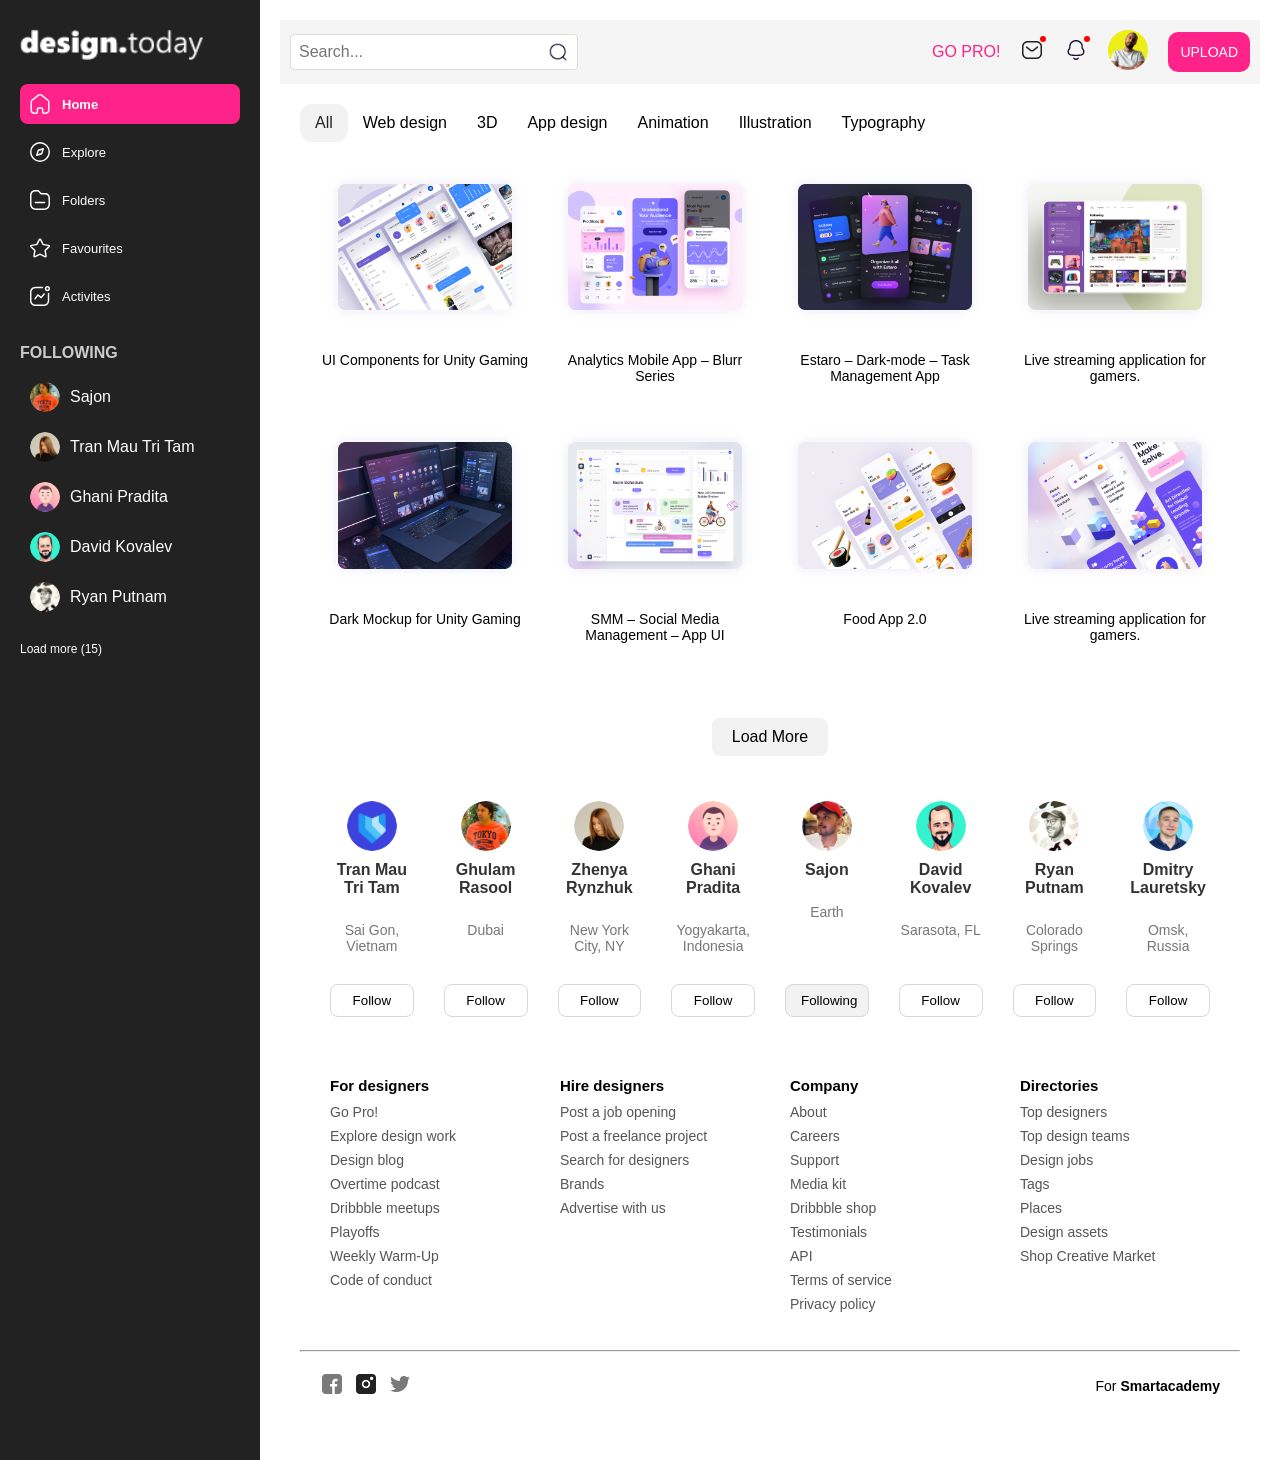
<file: index.html>
<!DOCTYPE html>
<html lang="ka">
<head>
    <meta charset="UTF-8">
    <meta name="viewport" content="width=device-width, initial-scale=1.0">
    <meta name="description" content="შუალედური დავალება">
    <meta http-equiv="X-UA-Compatible" content="IE=edge">
    <title>შუალედური დავალება</title>
    <link rel="stylesheet" href="css/style.css">
</head>
<body>  
    <div class="main-container">
        <div class="left-block">
            <div class="left-menu-header">
                <a href="index.html"><img src="img/logo.png"></a>
            </div>
            <div class="left-menu-navbar">
                <ul>
                    <li class="main active"><img src="img/home.svg"><a href="index.html">Home</a></li>
                    <li class="explore"><img src="img/Explore.svg"><a href="index.html">Explore</a></li>
                    <li class="folders"><img src="img/folders.svg"><a href="index.html">Folders</a></li>
                    <li class="favourites"><img src="img/favourite.svg"><a href="index.html">Favourites</a></li>
                    <li class="activites"><img src="img/activites.svg"><a href="index.html">Activites</a></li>
                </ul>
            </div>
            <div class="left-menu-following">
                <h2>FOLLOWING</h2>
                <ul>
                    <li><img src="img/2.png"><a href="">Sajon</a></li>
                    <li><img src="img/3.png"><a href="">Tran Mau Tri Tam</a></li>
                    <li><img src="img/4.png"><a href="">Ghani Pradita</a></li>
                    <li><img src="img/6.png"><a href="">David Kovalev</a></li>
                    <li><img src="img/7.png"><a href="">Ryan Putnam</a></li>
                </ul>
                <p>Load more (15)</p>
            </div>
        </div>
        <div class="right-block">
            <div class="header">
                <div class="search">
                    <input type="search" placeholder="Search..." class="seachicon">
                    <img src="img/search.png" alt="Search Icon" class="search-icon">
                </div>

                <div class="userline">
                    <a href="" class="gopro">GO PRO!</a>
                    <a href=""><img src="img/mail.png" alt="Mail"><i class="maildot"></i></a>
                    <a href=""><img src="img/ring.png" alt="Notification"><i class="notificationdot"></i></a>
                    <a href="profile.html" class="avatar"><img src="img/Group .png" alt="Group Icon"></a>
                    <a href="" class="uploadbtn">UPLOAD</a>
                </div>
            </div>
            <div class="content">
                <div class="content-menu">
                    <ul>
                        <li class="submenu-active">All</li>
                        <li>Web design</li>
                        <li>3D</li>
                        <li>App design</li>
                        <li>Animation</li>
                        <li>Illustration</li>
                        <li>Typography</li>
                    </ul>
                </div>
                <div class="content-body">
                    <div class="item">
                        <img src="img/11.png">
                        <p>UI Components for Unity Gaming</p>
                    </div>
                    <div class="item">
                        <img src="img/22.png">
                        <p>Analytics Mobile App – Blurr Series</p>
                    </div>
                    <div class="item">
                        <img src="img/33.png">
                        <p>Estaro – Dark-mode – Task Management App</p>
                    </div>
                    <div class="item">
                        <img src="img/44.png">
                        <p>Live streaming application for gamers.</p>
                    </div>
                    <div class="item">
                        <img src="img/55.png">
                        <p>Dark Mockup for Unity Gaming</p>
                    </div>
                    <div class="item">
                        <img src="img/66.png">
                        <p>SMM – Social Media Management – App UI</p>
                    </div>
                    <div class="item">
                        <img src="img/77.png">
                        <p>Food App 2.0</p>
                    </div>
                    <div class="item">
                        <img src="img/88.png">
                        <p>Live streaming application for gamers.</p>
                    </div>
                </div>
                <div class="load-more">
                    <button>Load More</button>
                </div>

            <div class="members">
                <div class="followingitem">
                    <img src="img/1.png">
                    <a>Tran Mau Tri Tam</a>
                    <p>Sai Gon, Vietnam</p>
                    <button>Follow</button>
                </div>
                <div class="followingitem">
                    <img src="img/2.png">
                    <a>Ghulam Rasool</a>
                    <p>Dubai</p>
                    <button>Follow</button>
                </div>
                <div class="followingitem">
                    <img src="img/3.png">
                    <a>Zhenya Rynzhuk</a>
                    <p>New York City, NY</p>
                    <button>Follow</button>
                </div>
                <div class="followingitem">
                    <img src="img/4.png">
                    <a>Ghani Pradita</a>
                    <p>Yogyakarta, Indonesia</p>
                    <button>Follow</button>
                </div>
                <div class="followingitem">
                    <img src="img/5.png">
                    <a>Sajon</a>
                    <p>Earth</p>
                    <button class="activefollowing">Following</button>
                </div>
                <div class="followingitem">
                    <img src="img/6.png">
                    <a>David Kovalev</a>
                    <p>Sarasota, FL</p>
                    <button>Follow</button>
                </div>
                <div class="followingitem">
                    <img src="img/7.png">
                    <a>Ryan Putnam</a>
                    <p>Colorado Springs</p>
                    <button>Follow</button>
                </div>
                <div class="followingitem">
                    <img src="img/8.png">
                    <a>Dmitry Lauretsky</a>
                    <p>Omsk, Russia</p>
                    <button>Follow</button>
                </div>
            </div>
            <div class="footer">
                <div class="block1">
                    <h2>For designers</h2>
                    <ul>
                        <li>Go Pro!</li> 
                        <li>Explore design work </li>
                        <li>Design blog</li> 
                        <li>Overtime podcast</li> 
                        <li>Dribbble meetups</li> 
                        <li>Playoffs</li> 
                        <li>Weekly Warm-Up</li> 
                        <li>Code of conduct</li>
                    </ul>
                </div>
                <div class="block2">
                    <h2>Hire designers</h2>
                    <ul>
                        <li>Post a job opening</li>
                        <li> Post a freelance project</li>
                        <li> Search for designers</li> 
                        <li>Brands</li>
                        <li>Advertise with us</li>
                    </ul>
                </div>
                <div class="block3">
                    <h2>Company</h2>
                    <ul>
                        <li>About</li>
                        <li>Careers</li>
                        <li>Support </li>
                        <li>Media kit</li>
                        <li>Dribbble shop</li>
                        <li>Testimonials</li> 
                        <li>API</li>
                        <li>Terms of service</li>
                        <li>Privacy policy</li>
                    </ul>
                </div>
                <div class="block4">
                    <h2>Directories</h2>
                    <ul>
                        <li>Top designers </li>
                        <li>Top design teams</li>
                        <li>Design jobs</li>
                        <li>Tags</li>
                        <li>Places</li>
                        <li>Design assets</li>
                        <li>Shop Creative Market</li>                     
                    </ul>
                </div>
            </div>
            <hr />
            <div class="copyright">
                <div class="socialmedia">
                    <a href=""><img src="img/f.png"></a>
                    <a href=""><img src="img/i.png"></a>
                    <a href=""><img src="img/s.png"></a>
                </div>
                <div class="createby">
                    <a href="">For <b>Smartacademy</b></a>
                </div>
            </div>
        </div>
    </div>
</body>
</html>
</file>
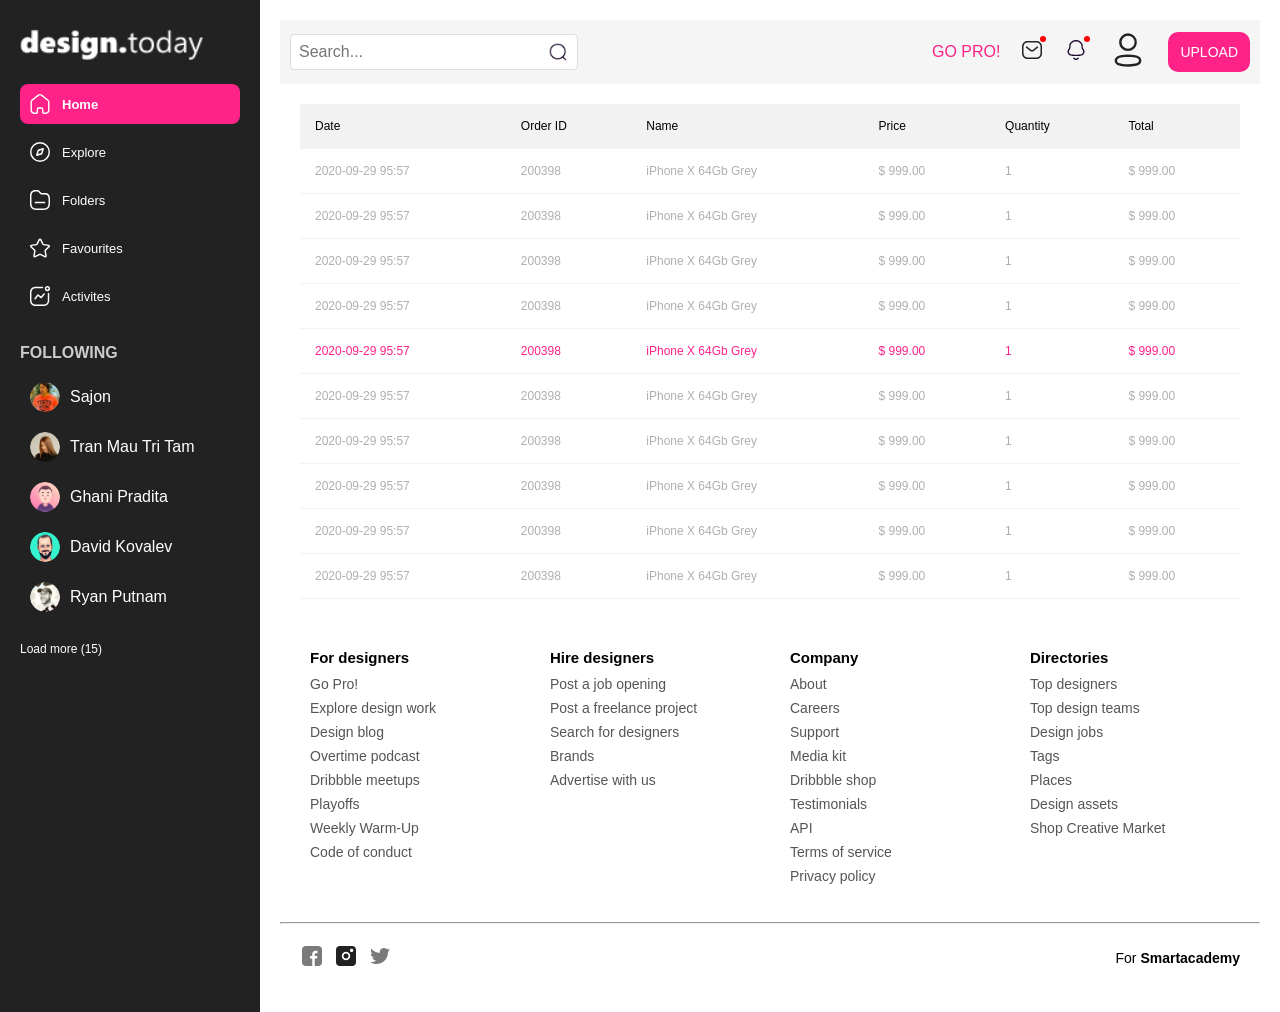
<file: profile.html>
<!DOCTYPE html>
<html lang="ka">
<head>
    <meta charset="UTF-8">
    <meta name="viewport" content="width=device-width, initial-scale=1.0">
    <meta name="description" content="შუალედური დავალება">
    <meta http-equiv="X-UA-Compatible" content="IE=edge">
    <title>შუალედური დავალება</title>
    <link rel="stylesheet" href="css/style.css">
</head>
<body>  
    <div class="main-container">
        <div class="left-block">
            <div class="left-menu-header">
                <a href="index.html"><img src="img/logo.png"></a>
            </div>
            <div class="left-menu-navbar">
                <ul>
                    <li class="main active"><img src="img/home.svg"><a href="index.html">Home</a></li>
                    <li class="explore"><img src="img/Explore.svg"><a href="index.html">Explore</a></li>
                    <li class="folders"><img src="img/folders.svg"><a href="index.html">Folders</a></li>
                    <li class="favourites"><img src="img/favourite.svg"><a href="index.html">Favourites</a></li>
                    <li class="activites"><img src="img/activites.svg"><a href="index.html">Activites</a></li>
                </ul>
            </div>
            <div class="left-menu-following">
                <h2>FOLLOWING</h2>
                <ul>
                    <li><img src="img/2.png"><a href="">Sajon</a></li>
                    <li><img src="img/3.png"><a href="">Tran Mau Tri Tam</a></li>
                    <li><img src="img/4.png"><a href="">Ghani Pradita</a></li>
                    <li><img src="img/6.png"><a href="">David Kovalev</a></li>
                    <li><img src="img/7.png"><a href="">Ryan Putnam</a></li>
                </ul>
                <p>Load more (15)</p>
            </div>
        </div>
        <div class="right-block">
            <div class="header">
                <div class="search">
                    <input type="search" placeholder="Search..." class="seachicon">
                    <img src="img/search.png" alt="Search Icon" class="search-icon">
                </div>

                <div class="userline">
                    <a href="" class="gopro">GO PRO!</a>
                    <a href=""><img src="img/mail.png" alt="Mail"><i class="maildot"></i></a>
                    <a href=""><img src="img/ring.png" alt="Notification"><i class="notificationdot"></i></a>
                    <a href="profile.html" class="avatar"><img src="img/1.svg" alt="Group Icon"></a>
                    <a href="" class="uploadbtn">UPLOAD</a>
                </div>
            </div>
            <div class="content">
                <table class="responsive-table">
                    <thead>
                        <tr>
                            <th>Date</th>
                            <th>Order ID</th>
                            <th>Name</th>
                            <th>Price</th>
                            <th>Quantity</th>
                            <th>Total</th>
                        </tr>
                    </thead>
                    <tbody>
                        <tr>
                            <td>2020-09-29 95:57</td>
                            <td>200398</td>
                            <td>iPhone X 64Gb Grey</td>
                            <td>$ 999.00</td>
                            <td>1</td>
                            <td>$ 999.00</td>
                        </tr>
                        <tr>
                            <td>2020-09-29 95:57</td>
                            <td>200398</td>
                            <td>iPhone X 64Gb Grey</td>
                            <td>$ 999.00</td>
                            <td>1</td>
                            <td>$ 999.00</td>
                        </tr>
                        <tr>
                            <td>2020-09-29 95:57</td>
                            <td>200398</td>
                            <td>iPhone X 64Gb Grey</td>
                            <td>$ 999.00</td>
                            <td>1</td>
                            <td>$ 999.00</td>
                        </tr>
                        <tr>
                            <td>2020-09-29 95:57</td>
                            <td>200398</td>
                            <td>iPhone X 64Gb Grey</td>
                            <td>$ 999.00</td>
                            <td>1</td>
                            <td>$ 999.00</td>
                        </tr>
                        <tr class="activerow">
                            <td>2020-09-29 95:57</td>
                            <td>200398</td>
                            <td>iPhone X 64Gb Grey</td>
                            <td>$ 999.00</td>
                            <td>1</td>
                            <td>$ 999.00</td>
                        </tr>
                        <tr>
                            <td>2020-09-29 95:57</td>
                            <td>200398</td>
                            <td>iPhone X 64Gb Grey</td>
                            <td>$ 999.00</td>
                            <td>1</td>
                            <td>$ 999.00</td>
                        </tr>
                        <tr>
                            <td>2020-09-29 95:57</td>
                            <td>200398</td>
                            <td>iPhone X 64Gb Grey</td>
                            <td>$ 999.00</td>
                            <td>1</td>
                            <td>$ 999.00</td>
                        </tr>
                        <tr>
                            <td>2020-09-29 95:57</td>
                            <td>200398</td>
                            <td>iPhone X 64Gb Grey</td>
                            <td>$ 999.00</td>
                            <td>1</td>
                            <td>$ 999.00</td>
                        </tr>
                        <tr>
                            <td>2020-09-29 95:57</td>
                            <td>200398</td>
                            <td>iPhone X 64Gb Grey</td>
                            <td>$ 999.00</td>
                            <td>1</td>
                            <td>$ 999.00</td>
                        </tr>
                        <tr>
                            <td>2020-09-29 95:57</td>
                            <td>200398</td>
                            <td>iPhone X 64Gb Grey</td>
                            <td>$ 999.00</td>
                            <td>1</td>
                            <td>$ 999.00</td>
                        </tr>
                        <!-- Add more rows as needed -->
                    </tbody>
                </table>
            </div>
            <div class="footer">
                <div class="block1">
                    <h2>For designers</h2>
                    <ul>
                        <li>Go Pro!</li> 
                        <li>Explore design work </li>
                        <li>Design blog</li> 
                        <li>Overtime podcast</li> 
                        <li>Dribbble meetups</li> 
                        <li>Playoffs</li> 
                        <li>Weekly Warm-Up</li> 
                        <li>Code of conduct</li>
                    </ul>
                </div>
                <div class="block2">
                    <h2>Hire designers</h2>
                    <ul>
                        <li>Post a job opening</li>
                        <li> Post a freelance project</li>
                        <li> Search for designers</li> 
                        <li>Brands</li>
                        <li>Advertise with us</li>
                    </ul>
                </div>
                <div class="block3">
                    <h2>Company</h2>
                    <ul>
                        <li>About</li>
                        <li>Careers</li>
                        <li>Support </li>
                        <li>Media kit</li>
                        <li>Dribbble shop</li>
                        <li>Testimonials</li> 
                        <li>API</li>
                        <li>Terms of service</li>
                        <li>Privacy policy</li>
                    </ul>
                </div>
                <div class="block4">
                    <h2>Directories</h2>
                    <ul>
                        <li>Top designers </li>
                        <li>Top design teams</li>
                        <li>Design jobs</li>
                        <li>Tags</li>
                        <li>Places</li>
                        <li>Design assets</li>
                        <li>Shop Creative Market</li>                     
                    </ul>
                </div>
            </div>
            <hr />
            <div class="copyright">
                <div class="socialmedia">
                    <a href=""><img src="img/f.png"></a>
                    <a href=""><img src="img/i.png"></a>
                    <a href=""><img src="img/s.png"></a>
                </div>
                <div class="createby">
                    <a href="">For <b>Smartacademy</b></a>
                </div>
            </div>
        </div>
    </div>
</body>
</html>
</file>
<file: css/style.css>
* {
    margin: 0;
    padding: 0;
    box-sizing: border-box;
    font-family: Arial, sans-serif;
}
p{
    color: #FFFFFF;
    font-size: 12px;
    padding: 20px 0;
}
.main-container {
    display: flex;
    min-height: 100vh;
}
.left-block {
    width: 260px;
    background-color: #222;
    color: white;
    padding: 20px;
    display: flex;
    flex-direction: column;
    min-height: 100vh;
}
.left-menu-header {
    display: flex;
    align-items: center;
    justify-content: space-between;
    margin-bottom: 20px;
}
.left-menu-header img {
    height: 40px;
}
.left-menu-navbar ul {
    list-style: none;
    padding: 0;
}
.left-menu-navbar li{
    display: flex;
    align-items: center;
    padding: 8px;
    margin-bottom: 8px;
    border-radius: 8px;
    color: #FFFFFF;
    font-size:14px;
    text-decoration: none;
    font-weight: normal;  
    transition: background 0.3s ease;
}
.left-menu-navbar a{
    color: #fff;
    text-decoration: none;
    font-size: 13px;
}
.left-menu-navbar li:hover {
    background: rgba(255, 255, 255, 0.2);
}
.left-menu-navbar ul li img {
    float: left;
    margin-right: 10px;
    width: 24px;
    height: 24px;
}
.left-menu-navbar .active{
    background: #ff2288;
    font-weight: bold;
}
.left-menu-following {
    margin-top: 20px;
}
.left-menu-following h2 {
    font-size: 16px;
    margin-bottom: 10px;
    color: #ccc;
}
.left-menu-following ul {
    list-style: none;
    padding: 0;
    margin: 0;
}
.left-menu-following li {
    display: flex;
    align-items: center;
    padding: 10px;
}
.left-menu-following li img {
    width: 30px;
    height: 30px;
    border-radius: 50%;
    margin-right: 10px;
    float: left;
}
.left-menu-following li a {
    display: inline-block;
    color: #FFFFFF;
    font-size: 16px;
    line-height: 30px;
    transition: background 0.3s ease;
    text-decoration: none;
}
.right-block {
    flex: 1;
    display: flex;
    flex-direction: column;
    padding: 20px;
    background-color: #fff;
}
.header {
    display: flex;
    justify-content: space-between;
    align-items: center;
    padding: 10px;
    background-color: #f5f5f5;
}
.gopro{
    color: #FF2288;
}
.search {
    width: 30%;
}
.search input[type="search"] {
    width: 100%;
    padding: 8px;
    font-size: 16px;
    border: 1px solid #ddd;
    border-radius: 4px;
}
.userline {
    display: flex;
    align-items: center;
    gap: 20px;
}
.userline a {
    text-decoration: none;
    position: relative;
}
.userline a:hover {
    color: #007BFF;
}
.userline img {
    width: 24px;
    height: 24px;
    position: relative;
}
.userline .avatar img {
    width: 40px;
    height: 40px;  
}
.maildot, .notificationdot {
    content: '';
    position: absolute;
    width: 6px;
    height: 6px;
    background-color: red;
    top: -2px;
    right: -2px;
    border-radius: 50%;
}
.uploadbtn {
    background-color: #FF2288;
    padding: 12px;
    color: #fff;
    text-decoration: none;
    border-radius: 10px;
    font-size: 14px;
}
.uploadbtn:hover {
    color: #fff;
}
.search {
    position: relative;
    width: 30%;
}
.seachicon {
    width: 100%;
    padding: 8px;
    font-size: 16px;
    border: 1px solid #ddd;
    border-radius: 4px;
    padding-right: 35px;
}
.search-icon {
    position: absolute;
    right: 10px;
    top: 50%;
    transform: translateY(-50%);
    width: 20px;
    height: 20px;
    cursor: pointer;
    transition: opacity 0.3s ease;
}
.search-icon:hover {
    opacity: 0.7;
}
.content {
    flex: 2;
    padding: 20px;
}
.content-menu ul{
    list-style-type: none;
    padding: 0;
    margin: 0;
    display: inline-block;
}
.content-menu ul li{
    float: left;
    padding: 10px 15px;
}
.submenu-active{
    background-color: #f2f2f2;
    color: #222222;
    border-radius: 12px;
}
.content-body {
    display: grid;
    grid-template-columns: repeat(4, 1fr);
    gap: 20px;
    padding: 20px;
}
.item {
    text-align: center;
    border-radius: 8px;
    box-sizing: border-box;
}
.item img {
    width: 100%;
    height: auto;
    margin: 0;
    padding: 0;
    box-sizing: border-box;
}
.item:hover {
    transform: scale(1.05);
    box-shadow: 0 4px 12px rgba(0, 0, 0, 0.1);
}
.item:focus {
    outline: 3px solid #007BFF;
    box-shadow: 0 4px 12px rgba(0, 0, 0, 0.1);
}
.item p {
    font-size: 14px;
    color: #000;
}
.load-more {
    border-radius: 12px;
    padding: 15px;
    display: flex;
    justify-content: center;
    align-items: center;
    margin-top: 20px;
}
.load-more button {
    background-color: #F2F2F2;
    color: #000;
    border: none;
    padding: 10px 20px;
    font-size: 16px;
    border-radius: 8px;
    cursor: pointer;
    transition: background-color 0.3s ease;
}
@media (max-width: 1024px) {
    .content-body {
        grid-template-columns: repeat(2, 1fr);
    }
}
@media (max-width: 600px) {
    .content-body {
        grid-template-columns: 1fr;
    }
}
.members {
    display: flex;
    justify-content: space-between;
    gap: 10px;
    padding: 20px;
    box-sizing: border-box;
}
.followingitem {
    flex: 1 1 12%;
    text-align: center;
    padding: 10px;
    transition: transform 0.3s ease, box-shadow 0.3s ease;
    box-sizing: border-box;
    min-width: 100px;
    display: flex;
    flex-direction: column;
    justify-content: space-between;
}
.followingitem img {
    width: 50px;
    height: 50px;
    border-radius: 50%;
    margin: 0 auto 10px;
}
.followingitem a {
    font-size: 16px;
    font-weight: bold;
    color: #333;
    display: block;
    margin-bottom: 5px;
}
.followingitem p {
    font-size: 14px;
    color: #777;
    margin-bottom: 10px;
    flex-grow: 1;
}
.followingitem button {
    padding: 8px 15px;
    background-color: #fff;
    color: #000;
    border: 1px solid #D8D8D8;
    border-radius: 8px;
    cursor: pointer;
    transition: background-color 0.3s ease;
    margin-top: auto;
}
.followingitem button:hover {
    background-color: #f2f2f2;
}
.followingitem button.activefollowing {
    background-color: #f2f2f2;
}
@media (max-width: 1200px) {
    .followingitem {
        flex: 1 1 12%;
    }
}
@media (max-width: 800px) {
    .followingitem {
        flex: 1 1 20%;
    }
}
@media (max-width: 600px) {
    .followingitem {
        flex: 1 1 25%;
    }
}
.footer {
    display: flex;
    flex-wrap: wrap;
    justify-content: space-between;
    gap: 20px;
    padding: 20px;
    box-sizing: border-box;
}
.footer h2 {
    font-size: 15px;
    margin-bottom: 10px;
}
.footer ul {
    list-style: none;
    padding: 0;
    margin: 0;
}
.footer li {
    font-size: 14px;
    margin-bottom: 8px;
    color: #555;
}
.footer .block1, .footer .block2, .footer .block3, .footer .block4 {
    flex: 1 1 22%;
    padding: 10px;
    box-sizing: border-box;
}
@media (max-width: 1200px) {
    .footer .block1, .footer .block2, .footer .block3, .footer .block4 {
        flex: 1 1 48%;
    }
}
@media (max-width: 768px) {
    .footer .block1, .footer .block2, .footer .block3, .footer .block4 {
        flex: 1 1 100%;
    }
}
@media (max-width: 480px) {
    .footer {
        flex-direction: column;
        align-items: center;
    }
    .footer .block1, .footer .block2, .footer .block3, .footer .block4 {
        text-align: center;
        margin-bottom: 20px;
    }
}
.copyright {
    display: flex;
    justify-content: space-between;
    align-items: center;
    padding: 20px;
}
.socialmedia {
    display: flex;
    gap: 10px;
}
.socialmedia a {
    display: block;
}
.createby {
    text-align: right;
}
.createby a {
    font-size: 14px;
    color: #000;
    text-decoration: none;
}
.createby b {
    font-weight: bold;
}
.socialmedia a img {
    width: 24px;
    height: 24px;
    transition: transform 0.3s ease;
}
.socialmedia a:hover img {
    transform: scale(1.1);
}
.table-container {
    overflow-x: auto;
    margin: 20px;
}
.responsive-table {
    width: 100%;
    border-collapse: collapse;
    font-size: 12px;
    color: #afafaf;
}
.responsive-table th, .responsive-table td {
    padding: 15px;
    text-align: left;
    border-bottom: 1px solid #f2f2f2;
}
.responsive-table th {
    background-color: #f2f2f2;
    font-weight: normal;
    color:black;
}
.responsive-table tbody tr:hover {
    background-color: #f2f2f2;
    color: black;
    border-radius: 12px;
}
.activerow{
    color:#ff2288;
}
@media (max-width: 768px) {
    .responsive-table th, .responsive-table td {
        font-size: 12px;
        padding: 8px;
    }
    .responsive-table, .responsive-table thead, .responsive-table tbody, .responsive-table th, .responsive-table td, .responsive-table tr {
        display: block;
    }
    .responsive-table thead {
        display: none;
    }
    .responsive-table tr {
        margin-bottom: 15px;
    }
    .responsive-table td {
        position: relative;
        padding-left: 50%;
    }
    .responsive-table td::before {
        content: attr(data-label);
        position: absolute;
        left: 10px;
        top: 10px;
        font-weight: bold;
    }
}
@media (max-width: 480px) {
    .responsive-table td::before {
        font-size: 10px;
    }
}
</file>
